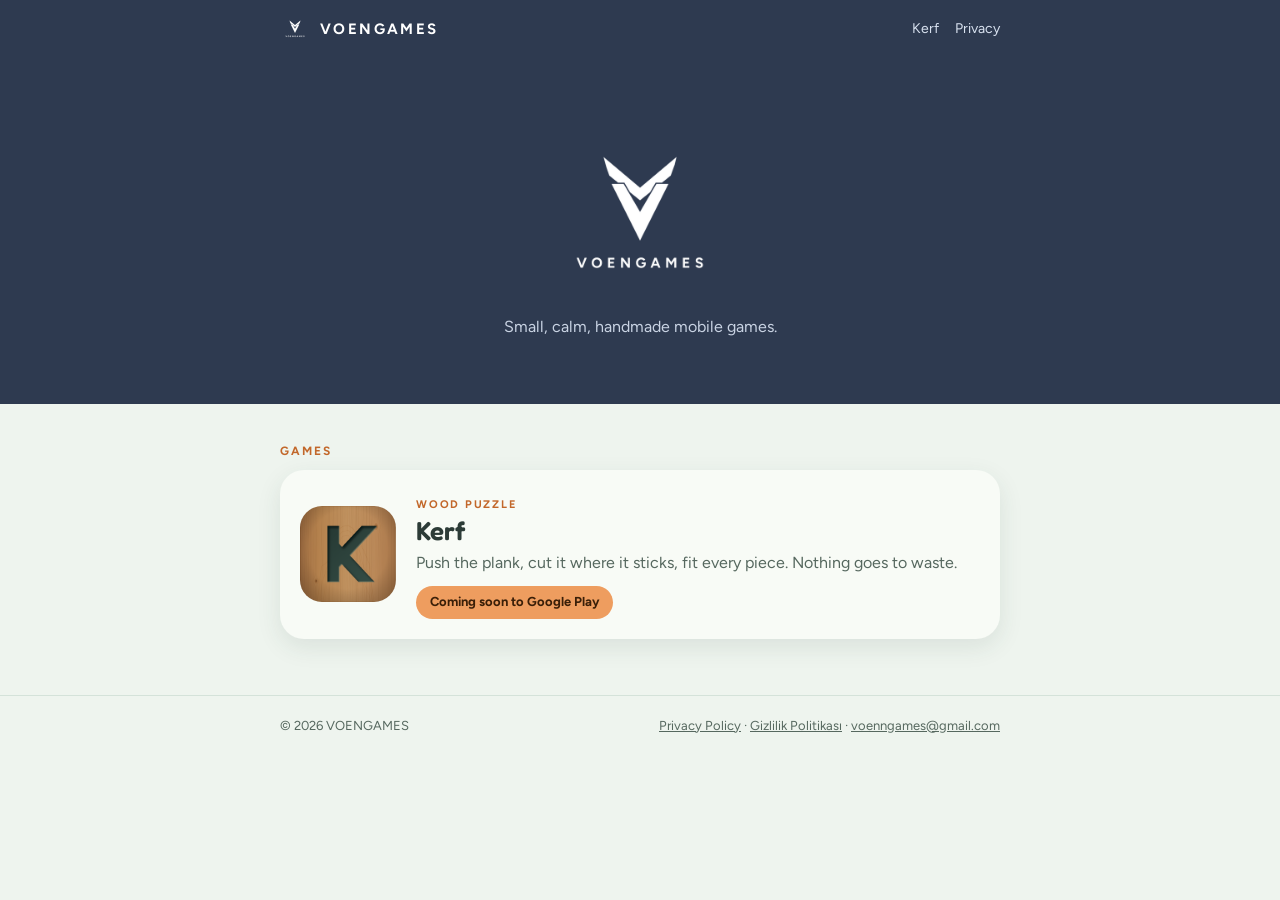
<file: index.html>
<!doctype html>
<html lang="en">
<head>
<meta charset="utf-8">
<meta name="viewport" content="width=device-width, initial-scale=1, viewport-fit=cover">
<title>VOENGAMES</title>
<meta name="description" content="VOENGAMES — independent mobile games.">
<link rel="icon" href="assets/favicon.png">
<link rel="preconnect" href="https://fonts.googleapis.com"><link rel="preconnect" href="https://fonts.gstatic.com" crossorigin><link rel="stylesheet" href="https://fonts.googleapis.com/css2?family=Fredoka:wght@600&family=Figtree:wght@400;600;700&display=swap">
<link rel="stylesheet" href="assets/site.css">
</head>
<body>
<header class="top"><div class="wrap"><a class="brand" href=""><img src="assets/voengames-logo.png" alt="">VOENGAMES</a>
<nav><a href="kerf/">Kerf</a><a href="kerf/privacy.html">Privacy</a></nav></div></header>
<section class="hero"><div class="wrap">
<h1 style="margin:0"><img src="assets/voengames-logo.png" alt="VOENGAMES" style="width:200px;height:200px"></h1>
<p>Small, calm, handmade mobile games.</p>
</div></section>
<main><div class="wrap">
<p class="section-title">GAMES</p>
<a class="card" href="kerf/"><img src="assets/kerf-icon.png" alt="Kerf app icon"><div>
<span class="eyebrow">WOOD PUZZLE</span><h2>Kerf</h2>
<p>Push the plank, cut it where it sticks, fit every piece. Nothing goes to waste.</p>
<span class="pill">Coming soon to Google Play</span></div></a>
</div></main>
<footer><div class="wrap"><span>© 2026 VOENGAMES</span><span><a href="kerf/privacy.html">Privacy Policy</a> · <a href="kerf/gizlilik.html">Gizlilik Politikası</a> · <a href="mailto:voenngames@gmail.com">voenngames@gmail.com</a></span></div></footer>
</body>
</html>
</file>
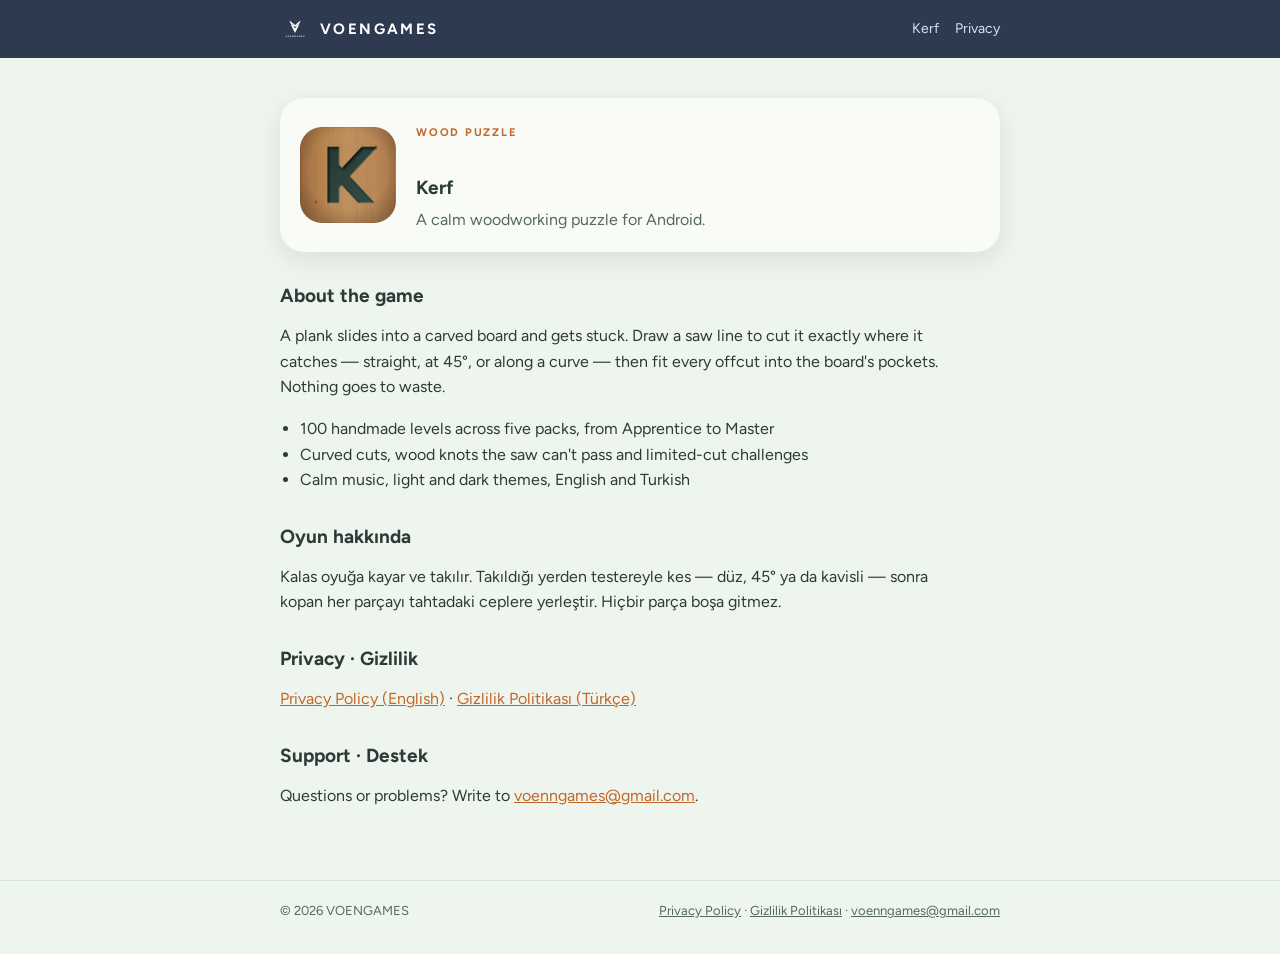
<file: kerf/index.html>
<!doctype html>
<html lang="en">
<head>
<meta charset="utf-8">
<meta name="viewport" content="width=device-width, initial-scale=1, viewport-fit=cover">
<title>Kerf: Wood Puzzle — VOENGAMES</title>
<meta name="description" content="Kerf: Wood Puzzle — push, cut and fit wooden planks. 100 handmade levels.">
<link rel="icon" href="../assets/favicon.png">
<link rel="preconnect" href="https://fonts.googleapis.com"><link rel="preconnect" href="https://fonts.gstatic.com" crossorigin><link rel="stylesheet" href="https://fonts.googleapis.com/css2?family=Fredoka:wght@600&family=Figtree:wght@400;600;700&display=swap">
<link rel="stylesheet" href="../assets/site.css">
</head>
<body>
<header class="top"><div class="wrap"><a class="brand" href="../"><img src="../assets/voengames-logo.png" alt="">VOENGAMES</a>
<nav><a href="../kerf/">Kerf</a><a href="../kerf/privacy.html">Privacy</a></nav></div></header>
<main><div class="wrap doc">
<a class="card" href="#" style="pointer-events:none"><img src="../assets/kerf-icon.png" alt="Kerf app icon"><div>
<span class="eyebrow">WOOD PUZZLE</span><h2>Kerf</h2>
<p>A calm woodworking puzzle for Android.</p></div></a>
<h2>About the game</h2>
<p>A plank slides into a carved board and gets stuck. Draw a saw line to cut it exactly where it catches — straight, at 45°, or along a curve — then fit every offcut into the board's pockets. Nothing goes to waste.</p>
<ul>
<li>100 handmade levels across five packs, from Apprentice to Master</li>
<li>Curved cuts, wood knots the saw can't pass and limited-cut challenges</li>
<li>Calm music, light and dark themes, English and Turkish</li>
</ul>
<h2>Oyun hakkında</h2>
<p>Kalas oyuğa kayar ve takılır. Takıldığı yerden testereyle kes — düz, 45° ya da kavisli — sonra kopan her parçayı tahtadaki ceplere yerleştir. Hiçbir parça boşa gitmez.</p>
<h2>Privacy · Gizlilik</h2>
<p><a href="privacy.html">Privacy Policy (English)</a> · <a href="gizlilik.html">Gizlilik Politikası (Türkçe)</a></p>
<h2>Support · Destek</h2>
<p>Questions or problems? Write to <a href="mailto:voenngames@gmail.com">voenngames@gmail.com</a>.</p>
</div></main>
<footer><div class="wrap"><span>© 2026 VOENGAMES</span><span><a href="../kerf/privacy.html">Privacy Policy</a> · <a href="../kerf/gizlilik.html">Gizlilik Politikası</a> · <a href="mailto:voenngames@gmail.com">voenngames@gmail.com</a></span></div></footer>
</body>
</html>
</file>
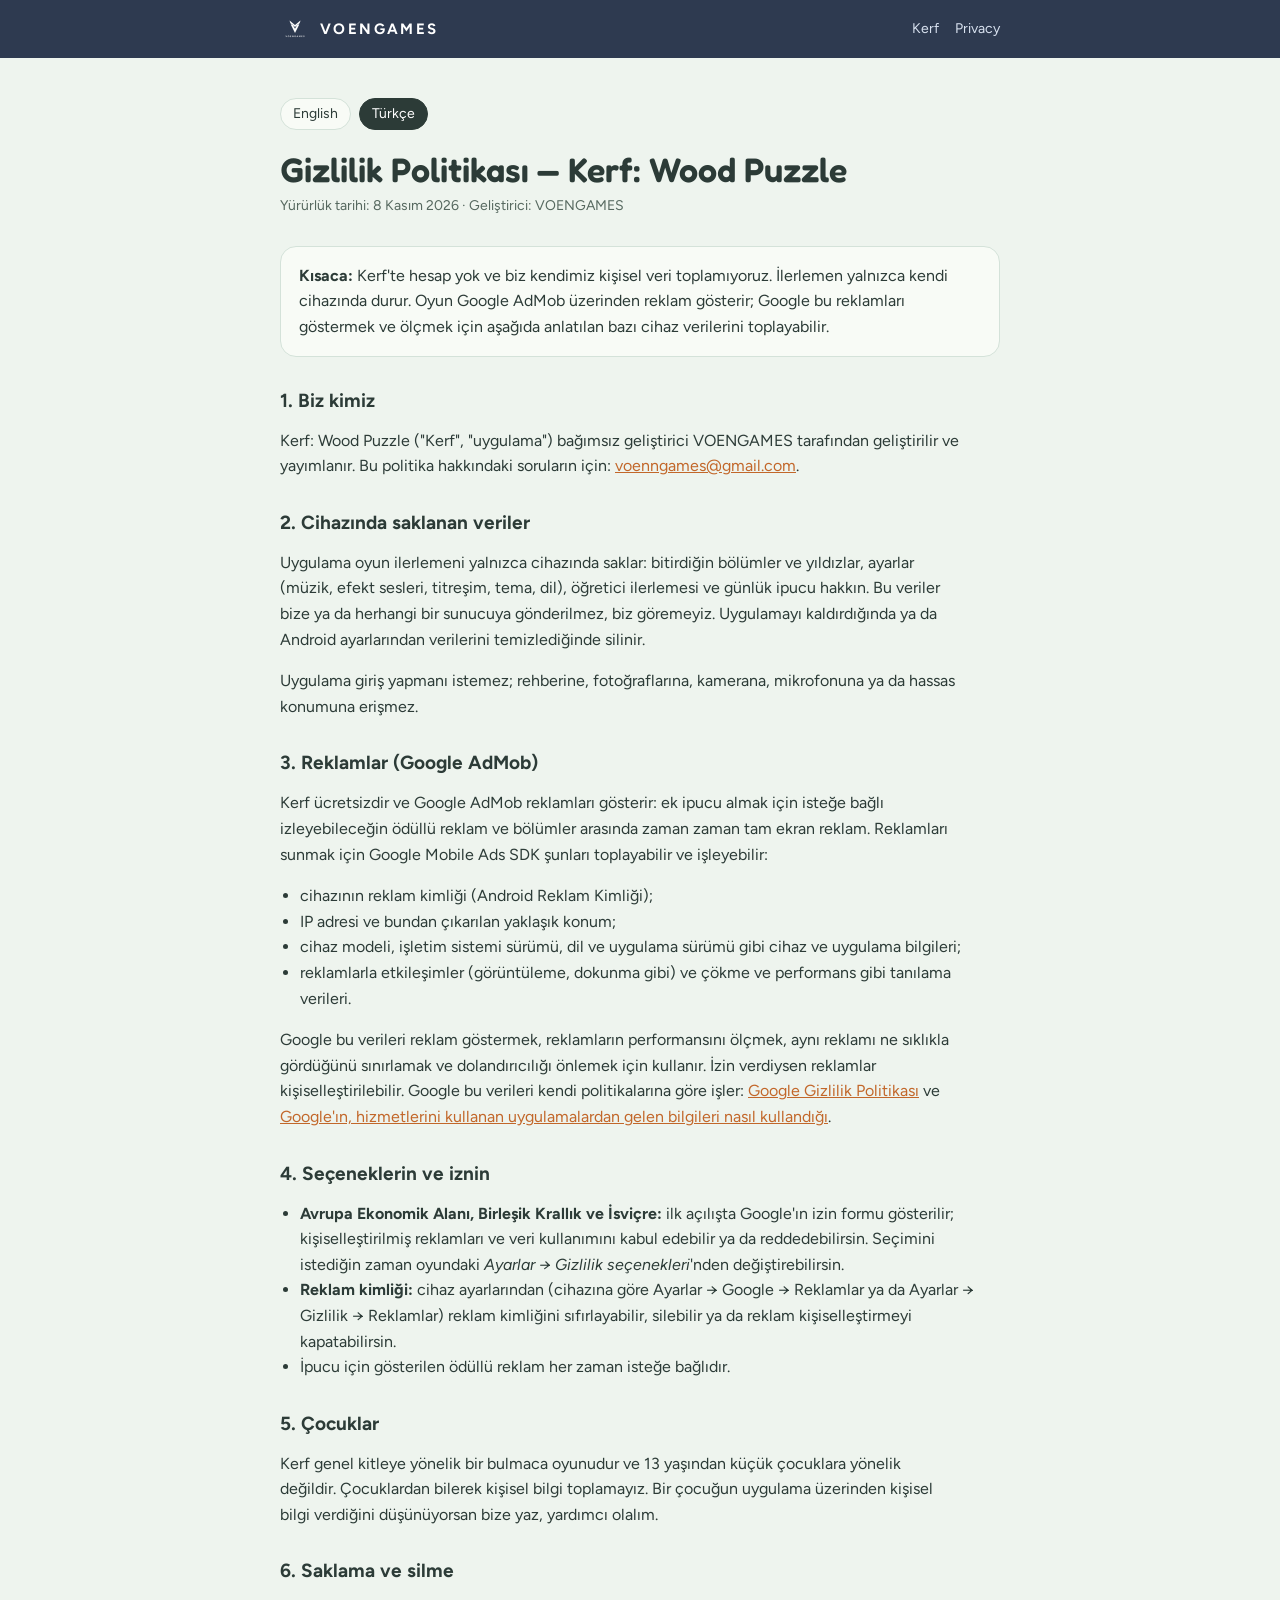
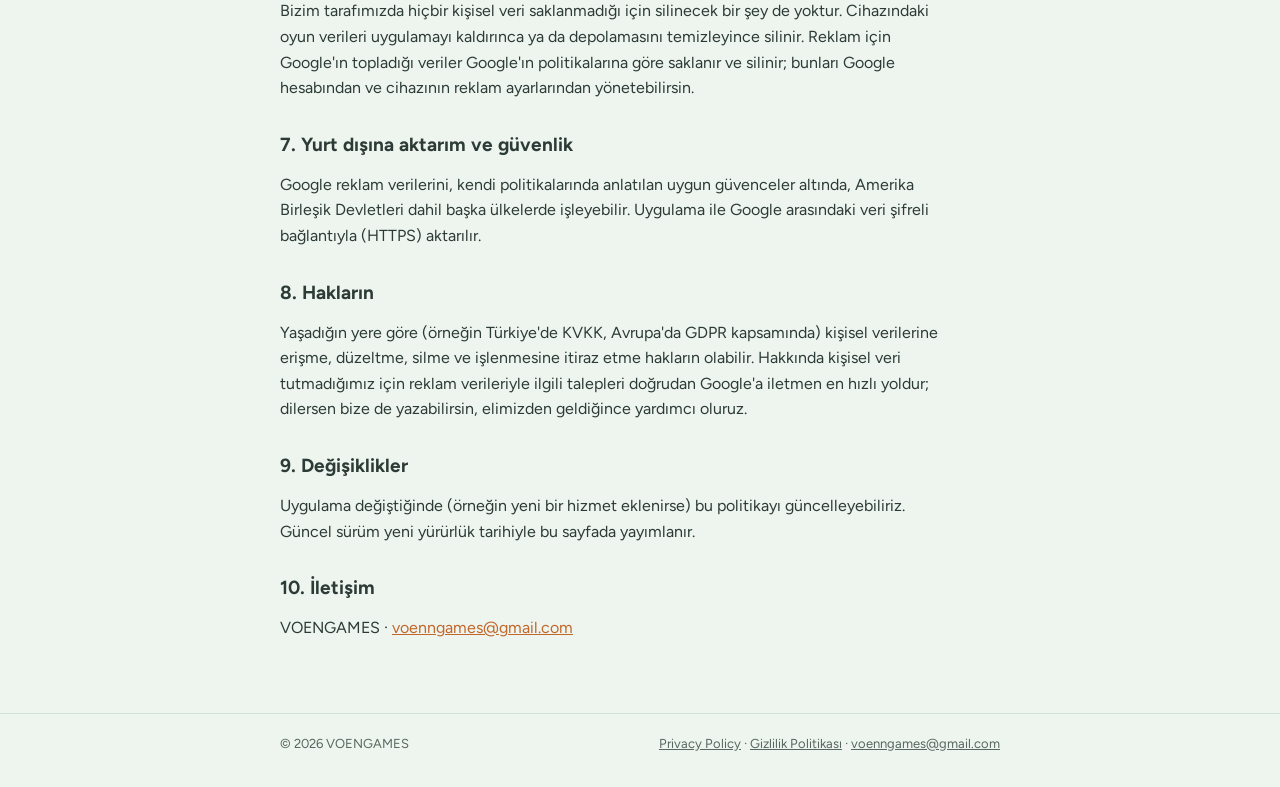
<file: kerf/gizlilik.html>
<!doctype html>
<html lang="tr">
<head>
<meta charset="utf-8">
<meta name="viewport" content="width=device-width, initial-scale=1, viewport-fit=cover">
<title>Gizlilik Politikası — Kerf: Wood Puzzle</title>
<meta name="description" content="VOENGAMES tarafından geliştirilen Kerf: Wood Puzzle için gizlilik politikası.">
<link rel="icon" href="../assets/favicon.png">
<link rel="preconnect" href="https://fonts.googleapis.com"><link rel="preconnect" href="https://fonts.gstatic.com" crossorigin><link rel="stylesheet" href="https://fonts.googleapis.com/css2?family=Fredoka:wght@600&family=Figtree:wght@400;600;700&display=swap">
<link rel="stylesheet" href="../assets/site.css">
</head>
<body>
<header class="top"><div class="wrap"><a class="brand" href="../"><img src="../assets/voengames-logo.png" alt="">VOENGAMES</a>
<nav><a href="../kerf/">Kerf</a><a href="../kerf/privacy.html">Privacy</a></nav></div></header>
<main><div class="wrap doc">
<nav class="lang" aria-label="Dil"><a href="privacy.html">English</a><a href="gizlilik.html" aria-current="page">Türkçe</a></nav>
<h1>Gizlilik Politikası — Kerf: Wood Puzzle</h1>
<p class="meta">Yürürlük tarihi: 8 Kasım 2026 · Geliştirici: VOENGAMES</p>

<div class="box"><p style="margin:0"><strong>Kısaca:</strong> Kerf'te hesap yok ve biz kendimiz kişisel veri toplamıyoruz. İlerlemen yalnızca kendi cihazında durur. Oyun Google AdMob üzerinden reklam gösterir; Google bu reklamları göstermek ve ölçmek için aşağıda anlatılan bazı cihaz verilerini toplayabilir.</p></div>

<h2>1. Biz kimiz</h2>
<p>Kerf: Wood Puzzle ("Kerf", "uygulama") bağımsız geliştirici VOENGAMES tarafından geliştirilir ve yayımlanır. Bu politika hakkındaki soruların için: <a href="mailto:voenngames@gmail.com">voenngames@gmail.com</a>.</p>

<h2>2. Cihazında saklanan veriler</h2>
<p>Uygulama oyun ilerlemeni yalnızca cihazında saklar: bitirdiğin bölümler ve yıldızlar, ayarlar (müzik, efekt sesleri, titreşim, tema, dil), öğretici ilerlemesi ve günlük ipucu hakkın. Bu veriler bize ya da herhangi bir sunucuya gönderilmez, biz göremeyiz. Uygulamayı kaldırdığında ya da Android ayarlarından verilerini temizlediğinde silinir.</p>
<p>Uygulama giriş yapmanı istemez; rehberine, fotoğraflarına, kamerana, mikrofonuna ya da hassas konumuna erişmez.</p>

<h2>3. Reklamlar (Google AdMob)</h2>
<p>Kerf ücretsizdir ve Google AdMob reklamları gösterir: ek ipucu almak için isteğe bağlı izleyebileceğin ödüllü reklam ve bölümler arasında zaman zaman tam ekran reklam. Reklamları sunmak için Google Mobile Ads SDK şunları toplayabilir ve işleyebilir:</p>
<ul>
<li>cihazının reklam kimliği (Android Reklam Kimliği);</li>
<li>IP adresi ve bundan çıkarılan yaklaşık konum;</li>
<li>cihaz modeli, işletim sistemi sürümü, dil ve uygulama sürümü gibi cihaz ve uygulama bilgileri;</li>
<li>reklamlarla etkileşimler (görüntüleme, dokunma gibi) ve çökme ve performans gibi tanılama verileri.</li>
</ul>
<p>Google bu verileri reklam göstermek, reklamların performansını ölçmek, aynı reklamı ne sıklıkla gördüğünü sınırlamak ve dolandırıcılığı önlemek için kullanır. İzin verdiysen reklamlar kişiselleştirilebilir. Google bu verileri kendi politikalarına göre işler: <a href="https://policies.google.com/privacy?hl=tr" rel="noopener">Google Gizlilik Politikası</a> ve <a href="https://policies.google.com/technologies/partner-sites?hl=tr" rel="noopener">Google'ın, hizmetlerini kullanan uygulamalardan gelen bilgileri nasıl kullandığı</a>.</p>

<h2>4. Seçeneklerin ve iznin</h2>
<ul>
<li><strong>Avrupa Ekonomik Alanı, Birleşik Krallık ve İsviçre:</strong> ilk açılışta Google'ın izin formu gösterilir; kişiselleştirilmiş reklamları ve veri kullanımını kabul edebilir ya da reddedebilirsin. Seçimini istediğin zaman oyundaki <em>Ayarlar → Gizlilik seçenekleri</em>'nden değiştirebilirsin.</li>
<li><strong>Reklam kimliği:</strong> cihaz ayarlarından (cihazına göre Ayarlar → Google → Reklamlar ya da Ayarlar → Gizlilik → Reklamlar) reklam kimliğini sıfırlayabilir, silebilir ya da reklam kişiselleştirmeyi kapatabilirsin.</li>
<li>İpucu için gösterilen ödüllü reklam her zaman isteğe bağlıdır.</li>
</ul>

<h2>5. Çocuklar</h2>
<p>Kerf genel kitleye yönelik bir bulmaca oyunudur ve 13 yaşından küçük çocuklara yönelik değildir. Çocuklardan bilerek kişisel bilgi toplamayız. Bir çocuğun uygulama üzerinden kişisel bilgi verdiğini düşünüyorsan bize yaz, yardımcı olalım.</p>

<h2>6. Saklama ve silme</h2>
<p>Bizim tarafımızda hiçbir kişisel veri saklanmadığı için silinecek bir şey de yoktur. Cihazındaki oyun verileri uygulamayı kaldırınca ya da depolamasını temizleyince silinir. Reklam için Google'ın topladığı veriler Google'ın politikalarına göre saklanır ve silinir; bunları Google hesabından ve cihazının reklam ayarlarından yönetebilirsin.</p>

<h2>7. Yurt dışına aktarım ve güvenlik</h2>
<p>Google reklam verilerini, kendi politikalarında anlatılan uygun güvenceler altında, Amerika Birleşik Devletleri dahil başka ülkelerde işleyebilir. Uygulama ile Google arasındaki veri şifreli bağlantıyla (HTTPS) aktarılır.</p>

<h2>8. Hakların</h2>
<p>Yaşadığın yere göre (örneğin Türkiye'de KVKK, Avrupa'da GDPR kapsamında) kişisel verilerine erişme, düzeltme, silme ve işlenmesine itiraz etme hakların olabilir. Hakkında kişisel veri tutmadığımız için reklam verileriyle ilgili talepleri doğrudan Google'a iletmen en hızlı yoldur; dilersen bize de yazabilirsin, elimizden geldiğince yardımcı oluruz.</p>

<h2>9. Değişiklikler</h2>
<p>Uygulama değiştiğinde (örneğin yeni bir hizmet eklenirse) bu politikayı güncelleyebiliriz. Güncel sürüm yeni yürürlük tarihiyle bu sayfada yayımlanır.</p>

<h2>10. İletişim</h2>
<p>VOENGAMES · <a href="mailto:voenngames@gmail.com">voenngames@gmail.com</a></p>
</div></main>
<footer><div class="wrap"><span>© 2026 VOENGAMES</span><span><a href="../kerf/privacy.html">Privacy Policy</a> · <a href="../kerf/gizlilik.html">Gizlilik Politikası</a> · <a href="mailto:voenngames@gmail.com">voenngames@gmail.com</a></span></div></footer>
</body>
</html>
</file>
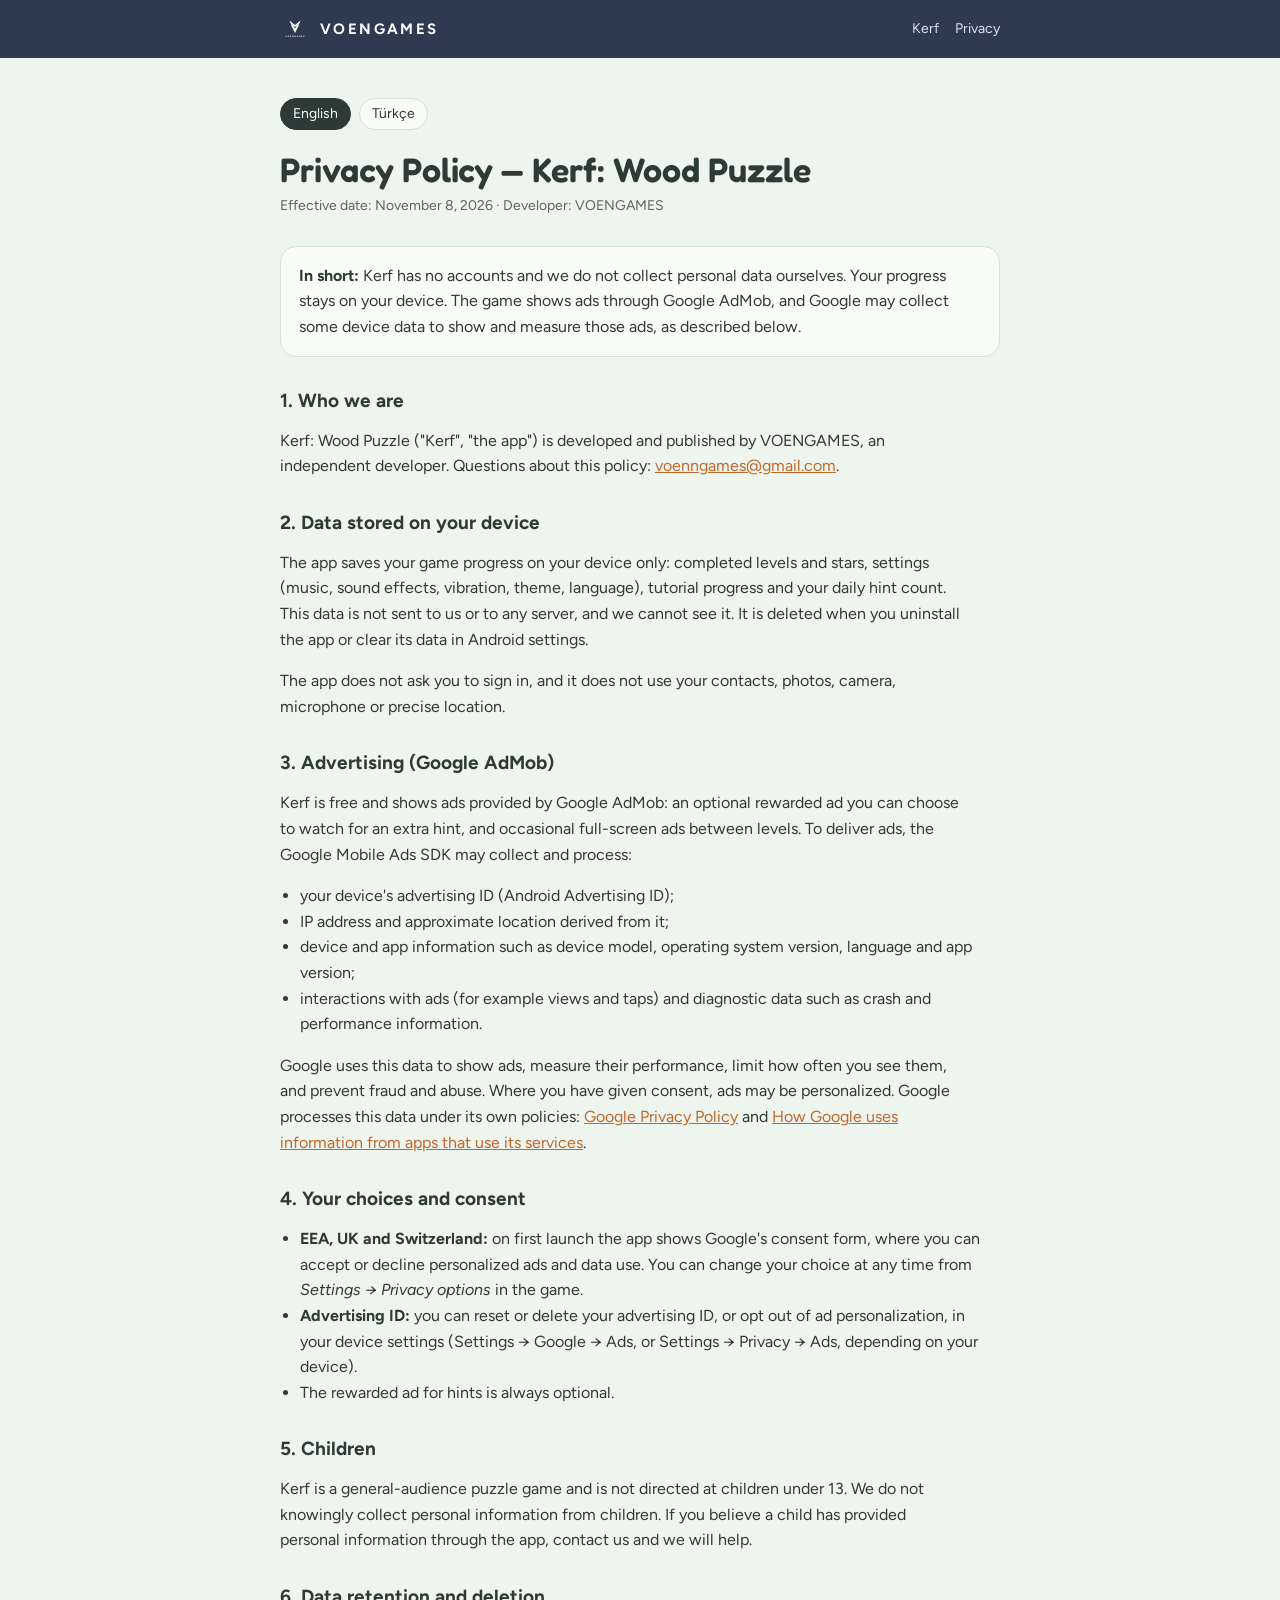
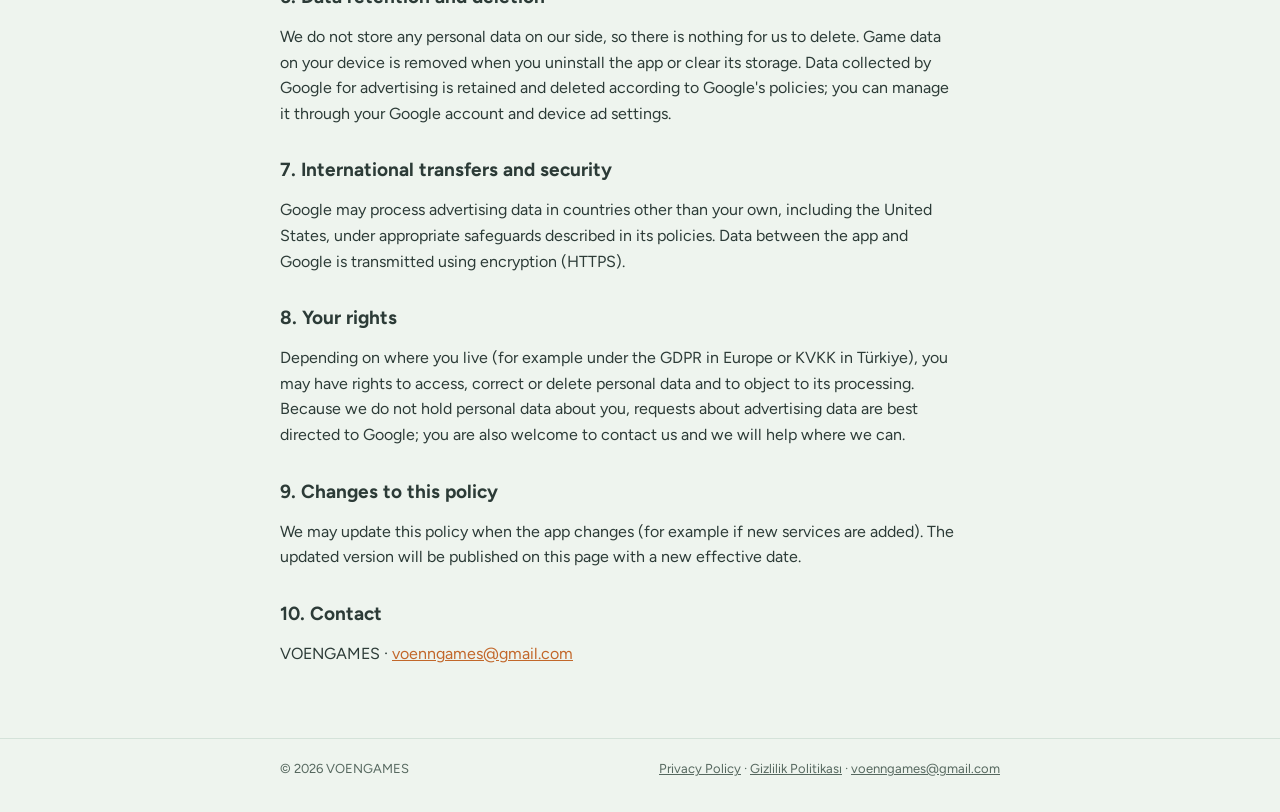
<file: kerf/privacy.html>
<!doctype html>
<html lang="en">
<head>
<meta charset="utf-8">
<meta name="viewport" content="width=device-width, initial-scale=1, viewport-fit=cover">
<title>Privacy Policy — Kerf: Wood Puzzle</title>
<meta name="description" content="Privacy policy for Kerf: Wood Puzzle by VOENGAMES.">
<link rel="icon" href="../assets/favicon.png">
<link rel="preconnect" href="https://fonts.googleapis.com"><link rel="preconnect" href="https://fonts.gstatic.com" crossorigin><link rel="stylesheet" href="https://fonts.googleapis.com/css2?family=Fredoka:wght@600&family=Figtree:wght@400;600;700&display=swap">
<link rel="stylesheet" href="../assets/site.css">
</head>
<body>
<header class="top"><div class="wrap"><a class="brand" href="../"><img src="../assets/voengames-logo.png" alt="">VOENGAMES</a>
<nav><a href="../kerf/">Kerf</a><a href="../kerf/privacy.html">Privacy</a></nav></div></header>
<main><div class="wrap doc">
<nav class="lang" aria-label="Language"><a href="privacy.html" aria-current="page">English</a><a href="gizlilik.html">Türkçe</a></nav>
<h1>Privacy Policy — Kerf: Wood Puzzle</h1>
<p class="meta">Effective date: November 8, 2026 · Developer: VOENGAMES</p>

<div class="box"><p style="margin:0"><strong>In short:</strong> Kerf has no accounts and we do not collect personal data ourselves. Your progress stays on your device. The game shows ads through Google AdMob, and Google may collect some device data to show and measure those ads, as described below.</p></div>

<h2>1. Who we are</h2>
<p>Kerf: Wood Puzzle ("Kerf", "the app") is developed and published by VOENGAMES, an independent developer. Questions about this policy: <a href="mailto:voenngames@gmail.com">voenngames@gmail.com</a>.</p>

<h2>2. Data stored on your device</h2>
<p>The app saves your game progress on your device only: completed levels and stars, settings (music, sound effects, vibration, theme, language), tutorial progress and your daily hint count. This data is not sent to us or to any server, and we cannot see it. It is deleted when you uninstall the app or clear its data in Android settings.</p>
<p>The app does not ask you to sign in, and it does not use your contacts, photos, camera, microphone or precise location.</p>

<h2>3. Advertising (Google AdMob)</h2>
<p>Kerf is free and shows ads provided by Google AdMob: an optional rewarded ad you can choose to watch for an extra hint, and occasional full-screen ads between levels. To deliver ads, the Google Mobile Ads SDK may collect and process:</p>
<ul>
<li>your device's advertising ID (Android Advertising ID);</li>
<li>IP address and approximate location derived from it;</li>
<li>device and app information such as device model, operating system version, language and app version;</li>
<li>interactions with ads (for example views and taps) and diagnostic data such as crash and performance information.</li>
</ul>
<p>Google uses this data to show ads, measure their performance, limit how often you see them, and prevent fraud and abuse. Where you have given consent, ads may be personalized. Google processes this data under its own policies: <a href="https://policies.google.com/privacy" rel="noopener">Google Privacy Policy</a> and <a href="https://policies.google.com/technologies/partner-sites" rel="noopener">How Google uses information from apps that use its services</a>.</p>

<h2>4. Your choices and consent</h2>
<ul>
<li><strong>EEA, UK and Switzerland:</strong> on first launch the app shows Google's consent form, where you can accept or decline personalized ads and data use. You can change your choice at any time from <em>Settings → Privacy options</em> in the game.</li>
<li><strong>Advertising ID:</strong> you can reset or delete your advertising ID, or opt out of ad personalization, in your device settings (Settings → Google → Ads, or Settings → Privacy → Ads, depending on your device).</li>
<li>The rewarded ad for hints is always optional.</li>
</ul>

<h2>5. Children</h2>
<p>Kerf is a general-audience puzzle game and is not directed at children under 13. We do not knowingly collect personal information from children. If you believe a child has provided personal information through the app, contact us and we will help.</p>

<h2>6. Data retention and deletion</h2>
<p>We do not store any personal data on our side, so there is nothing for us to delete. Game data on your device is removed when you uninstall the app or clear its storage. Data collected by Google for advertising is retained and deleted according to Google's policies; you can manage it through your Google account and device ad settings.</p>

<h2>7. International transfers and security</h2>
<p>Google may process advertising data in countries other than your own, including the United States, under appropriate safeguards described in its policies. Data between the app and Google is transmitted using encryption (HTTPS).</p>

<h2>8. Your rights</h2>
<p>Depending on where you live (for example under the GDPR in Europe or KVKK in Türkiye), you may have rights to access, correct or delete personal data and to object to its processing. Because we do not hold personal data about you, requests about advertising data are best directed to Google; you are also welcome to contact us and we will help where we can.</p>

<h2>9. Changes to this policy</h2>
<p>We may update this policy when the app changes (for example if new services are added). The updated version will be published on this page with a new effective date.</p>

<h2>10. Contact</h2>
<p>VOENGAMES · <a href="mailto:voenngames@gmail.com">voenngames@gmail.com</a></p>
</div></main>
<footer><div class="wrap"><span>© 2026 VOENGAMES</span><span><a href="../kerf/privacy.html">Privacy Policy</a> · <a href="../kerf/gizlilik.html">Gizlilik Politikası</a> · <a href="mailto:voenngames@gmail.com">voenngames@gmail.com</a></span></div></footer>
</body>
</html>
</file>
<file: assets/site.css>
/* VOENGAMES — sade stüdyo sitesi */
:root{
  --navy:#2E3A50; --navy-2:#253045; --cream:#EEF4EE; --surface:#F8FBF6; --ink:#2C3B37; --dim:#56685F;
  --accent:#EE9D5F; --accent-ink:#3A1F08; --label:#C2672A; --line:#D4E2D9;
}
*{box-sizing:border-box}
html{-webkit-text-size-adjust:100%}
body{margin:0;background:var(--cream);color:var(--ink);font:16px/1.6 Figtree,system-ui,-apple-system,"Segoe UI",Roboto,sans-serif}
a{color:var(--label)}a:hover{color:var(--ink)}
.wrap{max-width:760px;margin:0 auto;padding-left:max(20px,env(safe-area-inset-left));padding-right:max(20px,env(safe-area-inset-right))}
header.top{background:var(--navy);color:#fff}
header.top .wrap{display:flex;align-items:center;justify-content:space-between;gap:12px;padding-block:14px}
header.top a.brand{display:flex;align-items:center;gap:10px;color:#fff;text-decoration:none;font:700 15px Figtree,sans-serif;letter-spacing:.16em}
header.top a.brand img{width:30px;height:30px}
header.top nav{display:flex;gap:16px;font-size:14px}
header.top nav a{color:#d9e2f0;text-decoration:none}header.top nav a:hover{color:#fff}
.hero{background:var(--navy);color:#fff;text-align:center;padding:56px 0 64px}
.hero img{display:block;margin:0 auto}
.hero p{margin-top:4px}
.hero h1{margin:14px 0 6px;font:700 30px Figtree,sans-serif;letter-spacing:.22em}
.hero p{margin:0;color:#c9d3e3}
main{padding:40px 0 56px}
.card{display:flex;gap:20px;align-items:center;background:var(--surface);border-radius:24px;padding:20px;box-shadow:0 8px 24px rgba(44,70,62,.10);text-decoration:none;color:inherit}
.card img{width:96px;height:96px;border-radius:22px;flex:none}
.card h2{margin:0 0 2px;font:600 26px Fredoka,Figtree,sans-serif}
.card .eyebrow{font-size:11px;font-weight:700;letter-spacing:.16em;color:var(--label)}
.card p{margin:4px 0 0;color:var(--dim)}
.pill{display:inline-block;margin-top:10px;background:var(--accent);color:var(--accent-ink);font-weight:700;font-size:13px;border-radius:999px;padding:6px 14px}
.section-title{font:700 12px Figtree,sans-serif;letter-spacing:.16em;color:var(--label);margin:0 0 12px}
.doc h1{font:600 34px/1.15 Fredoka,Figtree,sans-serif;margin:0 0 6px;text-wrap:balance}
.doc .meta{color:var(--dim);font-size:14px;margin:0 0 28px}
.doc h2{font:700 19px Figtree,sans-serif;margin:32px 0 8px}
.doc p,.doc li{max-width:68ch}
.doc ul{padding-left:20px}
.doc .box{background:var(--surface);border-radius:16px;padding:16px 18px;border:1px solid var(--line)}
.lang{display:flex;gap:8px;margin:0 0 20px;font-size:14px}
.lang a{text-decoration:none;padding:4px 12px;border-radius:999px;background:var(--surface);color:var(--ink);border:1px solid var(--line)}
.lang a[aria-current]{background:var(--ink);color:#fff;border-color:var(--ink)}
footer{border-top:1px solid var(--line);color:var(--dim);font-size:13px;padding:20px 0 32px}
footer .wrap{display:flex;flex-wrap:wrap;gap:8px 18px;justify-content:space-between}
footer a{color:var(--dim)}
@media (max-width:480px){.card{flex-direction:column;text-align:center}.hero h1{font-size:24px}.doc h1{font-size:28px}}
</file>
